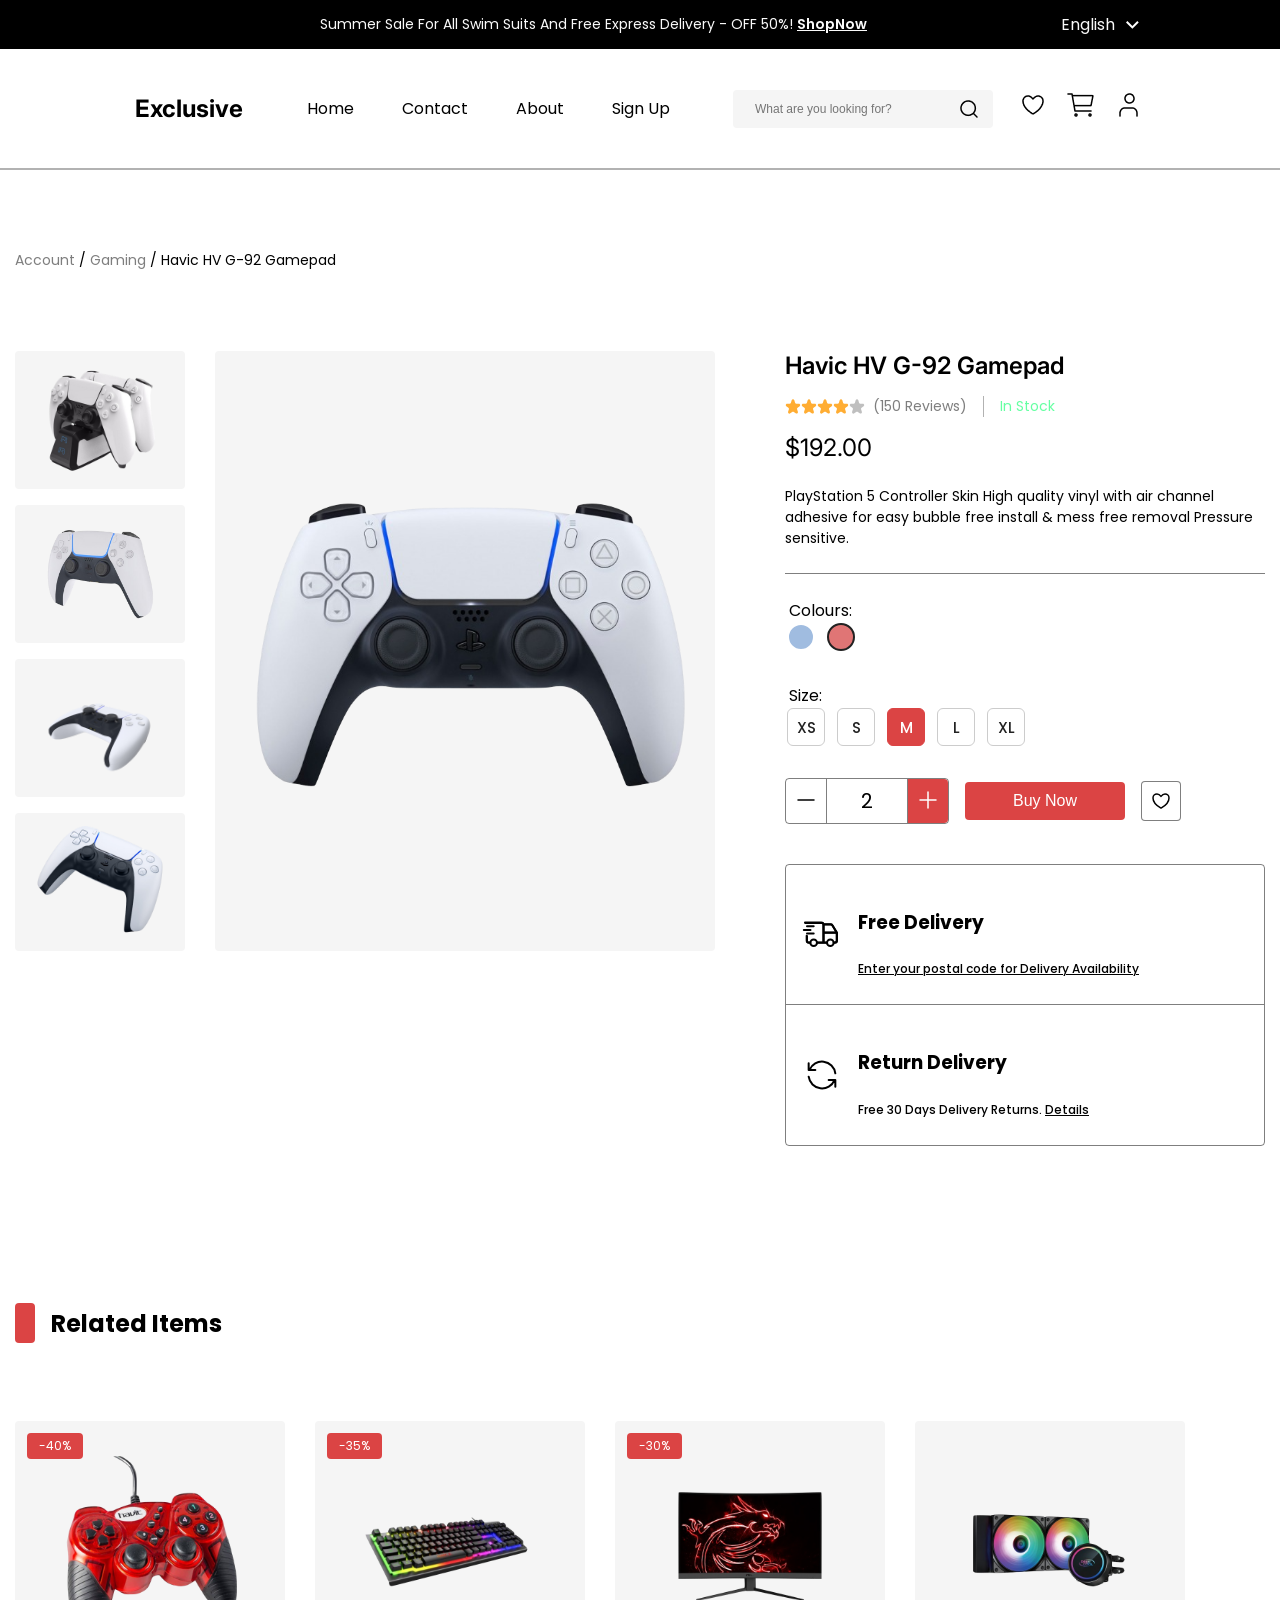
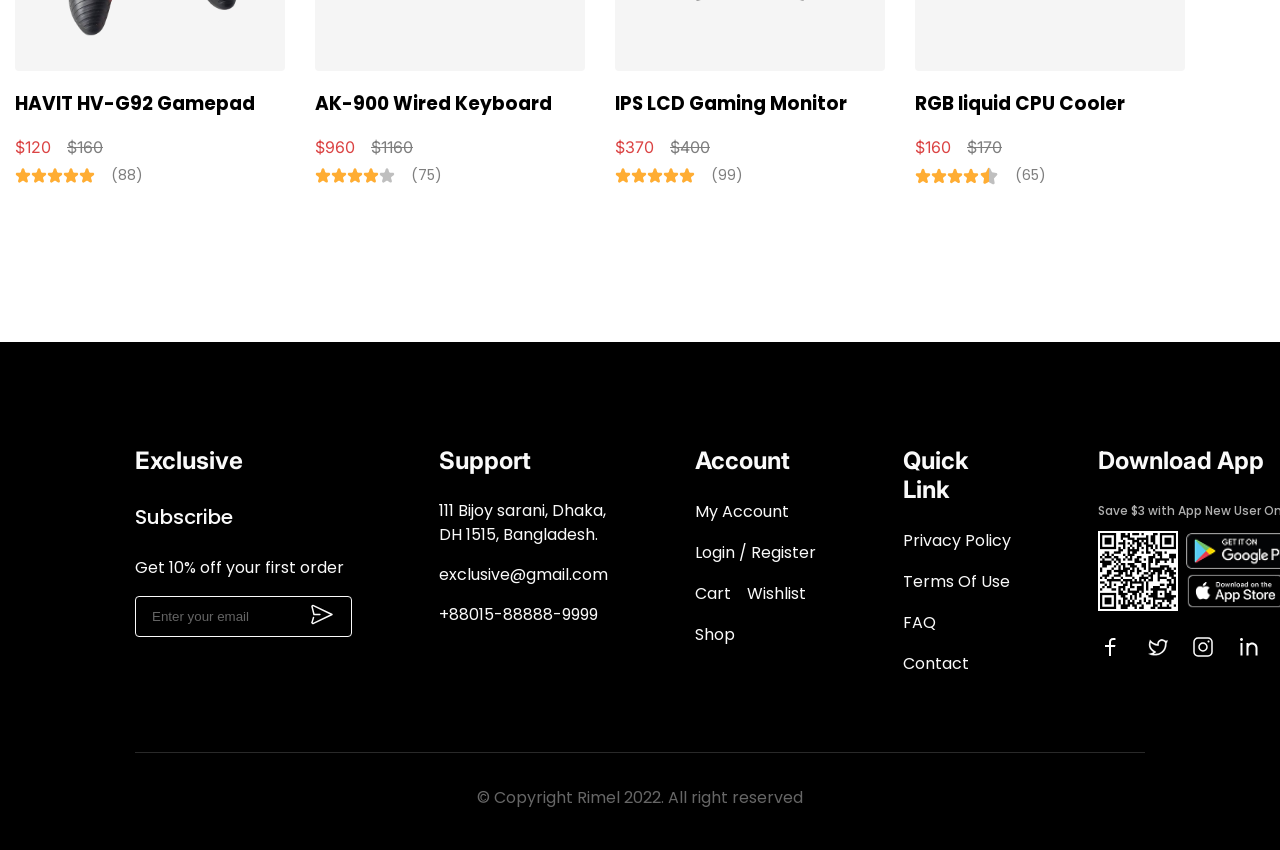
<file: Details/index.html>
<!DOCTYPE html>
<html lang="en">

<head>
    <meta charset="UTF-8">
    <meta name="viewport" content="width=device-width, initial-scale=1.0">
    <title>Product Details</title>
    <meta name="description"
        content="Detailed information and purchasing options for the Havic HV G-92 Gamepad. High-quality controller with excellent reviews.">
    <link rel="stylesheet" href="css/styles.css">
    <link href="https://fonts.googleapis.com/css2?family=Poppins:wght@400;500;600;700&family=Inter:wght@400;600;700&display=swap" rel="stylesheet">
</head>

<body>

    <!-- Bắt đầu phần Header -->
    <header>
        <!-- Thanh thông báo trên cùng -->
        <div class="top-header">
            <div class="top-header-content">
                <p>Summer Sale For All Swim Suits And Free Express Delivery - OFF 50%! <a href="#">ShopNow</a></p>
                <div class="language-selector">
                    <span>English</span>
                    <img src="images/DropDown.svg" alt="Dropdown arrow">
                </div>
            </div>
        </div>

        <!-- Phần đầu trang chính -->
        <div class="main-header-container">
            <!-- Logo -->
            <div class="logo">
                <h1>Exclusive</h1>
            </div>
            <!-- Điều hướng chính -->
            <nav class="main-nav">
                <ul>
                    <li><a href="../index.html">Home</a></li>
                    <li><a href="../Contact/index.html">Contact</a></li>
                    <li><a href="../Error404/index.html">About</a></li>
                    <li><a href="../Error404/index.html">Sign Up</a></li>
                </ul>
            </nav>
            <!-- Các icon và thanh tìm kiếm bên phải -->
            <div class="header-right">
                <div class="search-bar">
                    <input type="text" placeholder="What are you looking for?">
                    <img src="images/Component 2.png" alt="Search icon">
                </div>
                <div class="header-icons">
                    <a href="#" aria-label="Wishlist"><img src="images/Wishlist.png" alt="Wishlist icon"></a>
                    <a href="#" aria-label="Cart"><img src="images/Cart1 with buy.png" alt="Shopping cart icon"></a>
                    <a href="#" aria-label="User account"><img src="images/user.png" alt="User profile icon"></a>
                </div>
            </div>
        </div>
    </header>
    <!-- Kết thúc phần Header -->
    <hr class="header-divider">

    <!-- Bắt đầu phần nội dung chính -->
    <main class="container">
        <!-- Đường dẫn (Breadcrumbs) -->
        <nav class="breadcrumbs" aria-label="Breadcrumb">
            <a href="#">Account</a> / <a href="#">Gaming</a> / <a href="#">Havic HV G-92 Gamepad</a>
        </nav>

        <!-- Phần chi tiết sản phẩm -->
        <article class="product-details-section">
            <!-- Hình ảnh sản phẩm -->
            <section class="product-images">
                <!-- Hình ảnh thu nhỏ -->
                <div class="thumbnail-images">
                    <div class="thumbnail"><img src="images/14901ccade638588f27b571d7565fbaacfe57243.png" alt="Havic Gamepad Thumbnail 1"></div>
                    <div class="thumbnail"><img src="images/ca92325b4d31381f7fe4841786f4511bd4849d87.png" alt="Havic Gamepad Thumbnail 2"></div>
                    <div class="thumbnail"><img src="images/bdcffcaa9b23a76cbe02748d2090a0b9a11cf0a5.png" alt="Havic Gamepad Thumbnail 3"></div>
                    <div class="thumbnail"><img src="images/f109e9cea445f7c73ec2a2153e0e149e85ee9d28.png" alt="Havic Gamepad Thumbnail 4"></div>
                </div>
                <!-- Hình ảnh chính -->
                <div class="main-image">
                    <img src="images/faa80b609e3950aed9181acb44510f859f50d850.png" alt="Main image of Havic HV G-92 Gamepad">
                </div>
            </section>
            <!-- Thông tin sản phẩm -->
            <section class="product-info">
                <h2>Havic HV G-92 Gamepad</h2>
                <!-- Đánh giá sản phẩm -->
                <div class="product-rating">
                    <div class="stars" role="img" aria-label="4 out of 5 stars">
                        <img src="images/Vector.svg" alt="Full star">
                        <img src="images/Vector.svg" alt="Full star">
                        <img src="images/Vector.svg" alt="Full star">
                        <img src="images/Vector.svg" alt="Full star">
                        <img src="images/Vector1.svg" alt="Empty star">
                    </div>
                    <span>(150 Reviews)</span>
                    <span class="stock-status">In Stock</span>
                </div>
                <!-- Giá sản phẩm -->
                <p class="price">$192.00</p>
                <!-- Mô tả sản phẩm -->
                <p class="description">
                    PlayStation 5 Controller Skin High quality vinyl with air channel adhesive for easy bubble free install & mess free removal
                    Pressure sensitive.
                </p>
                <hr class="info-divider">
                <!-- Tùy chọn sản phẩm -->
                <div class="product-options">
                    <!-- Tùy chọn màu sắc -->
                    <fieldset class="option-group">
                        <legend>Colours:</legend>
                        <div class="colors">
                            <span class="color-circle color-a" aria-label="Light blue color option"></span>
                            <span class="color-circle color-b active" aria-label="Red color option"></span>
                        </div>
                    </fieldset>
                    <!-- Tùy chọn kích thước -->
                    <fieldset class="option-group">
                        <legend>Size:</legend>
                        <div class="sizes">
                            <button class="size-btn">XS</button>
                            <button class="size-btn">S</button>
                            <button class="size-btn active">M</button>
                            <button class="size-btn">L</button>
                            <button class="size-btn">XL</button>
                        </div>
                    </fieldset>
                </div>
                <!-- Các nút hành động (mua, thêm vào giỏ hàng) -->
                <div class="product-actions">
                    <!-- Chọn số lượng -->
                    <div class="quantity-selector">
                        <button aria-label="Decrease quantity"><img src="images/icon-minus.svg" alt="Minus icon"></button>
                        <span>2</span>
                        <button class="plus-btn" aria-label="Increase quantity"><img src="images/icon-plus.svg" alt="Plus icon"></button>
                    </div>
                    <button class="buy-now-btn">Buy Now</button>
                    <button class="wishlist-btn" aria-label="Add to wishlist"><img src="images/heart small.svg" alt="Wishlist heart icon"></button>
                </div>
                <!-- Thông tin giao hàng -->
                <div class="delivery-info">
                    <div class="delivery-option">
                        <img src="images/icon-delivery.svg" alt="Delivery truck icon">
                        <div>
                            <h3>Free Delivery</h3>
                            <a href="#">Enter your postal code for Delivery Availability</a>
                        </div>
                    </div>
                    <hr>
                    <div class="delivery-option">
                        <img src="images/Icon-return.svg" alt="Return policy icon">
                        <div>
                            <h3>Return Delivery</h3>
                            <span>Free 30 Days Delivery Returns. <a href="#">Details</a></span>
                        </div>
                    </div>
                </div>
            </section>
        </article>

        <!-- Phần các sản phẩm liên quan -->
        <section class="related-items-section">
            <div class="section-header">
                <span class="section-title-indicator"></span>
                <h2>Related Items</h2>
            </div>
            <div class="related-products">
                <!-- Thẻ sản phẩm liên quan -->
                <article class="product-card">
                    <div class="product-image-container">
                        <img src="images/5d5c2e5250752d55f8b60f2aa2923183dadbc135.png" alt="HAVIT HV-G92 Gamepad">
                        <span class="discount-badge">-40%</span>
                        <button class="add-to-cart-btn">Add To Cart</button>
                    </div>
                    <h3>HAVIT HV-G92 Gamepad</h3>
                    <p class="price">$120 <span class="old-price">$160</span></p>
                    <div class="product-rating" role="img" aria-label="5 out of 5 stars">
                        <div class="stars">
                            <img src="images/Vector.svg" alt="Full star">
                            <img src="images/Vector.svg" alt="Full star">
                            <img src="images/Vector.svg" alt="Full star">
                            <img src="images/Vector.svg" alt="Full star">
                            <img src="images/Vector.svg" alt="Full star">
                        </div>
                        <span>(88)</span>
                    </div>
                </article>
                <!-- Thẻ sản phẩm liên quan -->
                <article class="product-card">
                    <div class="product-image-container">
                        <img src="images/e59d9f348cc24eeff489863523b63971c3ff8e4a.png" alt="AK-900 Wired Keyboard">
                        <span class="discount-badge">-35%</span>
                        <button class="add-to-cart-btn">Add To Cart</button>
                    </div>
                    <h3>AK-900 Wired Keyboard</h3>
                    <p class="price">$960 <span class="old-price">$1160</span></p>
                    <div class="product-rating" role="img" aria-label="4 out of 5 stars">
                        <div class="stars">
                            <img src="images/Vector.svg" alt="Full star">
                            <img src="images/Vector.svg" alt="Full star">
                            <img src="images/Vector.svg" alt="Full star">
                            <img src="images/Vector.svg" alt="Full star">
                            <img src="images/Vector1.svg" alt="Empty star">
                        </div>
                        <span>(75)</span>
                    </div>
                </article>
                <!-- Thẻ sản phẩm liên quan -->
                <article class="product-card">
                    <div class="product-image-container">
                        <img src="images/5e634682db5174aff99bb9337d2dc9598a0b44e4.png" alt="IPS LCD Gaming Monitor">
                        <span class="discount-badge">-30%</span>
                        <button class="add-to-cart-btn">Add To Cart</button>
                    </div>
                    <h3>IPS LCD Gaming Monitor</h3>
                    <p class="price">$370 <span class="old-price">$400</span></p>
                    <div class="product-rating" role="img" aria-label="5 out of 5 stars">
                        <div class="stars">
                            <img src="images/Vector.svg" alt="Full star">
                            <img src="images/Vector.svg" alt="Full star">
                            <img src="images/Vector.svg" alt="Full star">
                            <img src="images/Vector.svg" alt="Full star">
                            <img src="images/Vector.svg" alt="Full star">
                        </div>
                        <span>(99)</span>
                    </div>
                </article>
                <!-- Thẻ sản phẩm liên quan -->
                <article class="product-card">
                    <div class="product-image-container">
                        <img src="images/6739d39dc218c97b645d616c8188a4f2e6aaf84b.png" alt="RGB liquid CPU Cooler">
                        <button class="add-to-cart-btn">Add To Cart</button>
                    </div>
                    <h3>RGB liquid CPU Cooler</h3>
                    <p class="price">$160 <span class="old-price">$170</span></p>
                    <div class="product-rating" role="img" aria-label="4.5 out of 5 stars">
                        <div class="stars">
                            <img src="images/Vector.svg" alt="Full star">
                            <img src="images/Vector.svg" alt="Full star">
                            <img src="images/Vector.svg" alt="Full star">
                            <img src="images/Vector.svg" alt="Full star">
                            <img src="images/star-half-filled.svg" alt="Half-filled star">
                        </div>
                        <span>(65)</span>
                    </div>
                </article>
            </div>
        </section>
    </main>
    <!-- Kết thúc phần nội dung chính -->

    <!-- Bắt đầu phần Footer -->
    <footer class="footer">
        <div class="footer-container">
            <div class="footer-column">
                <h3>Exclusive</h3>
                <h4>Subscribe</h4>
                <p>Get 10% off your first order</p>
                <div class="subscribe-form">
                    <input type="email" placeholder="Enter your email">
                    <button aria-label="Subscribe"><img src="images/icon-send.svg" alt="Send icon"></button>
                </div>
            </div>
            <div class="footer-column">
                <h3>Support</h3>
                <p>111 Bijoy sarani, Dhaka, DH 1515, Bangladesh.</p>
                <p>exclusive@gmail.com</p>
                <p>+88015-88888-9999</p>
            </div>
            <div class="footer-column">
                <h3>Account</h3>
                <ul>
                    <li><a href="#">My Account</a></li>
                    <li><a href="#">Login / Register</a></li>
                    <li><a href="#">Cart</a></li>
                    <li><a href="#">Wishlist</a></li>
                    <li><a href="#">Shop</a></li>
                </ul>
            </div>
            <div class="footer-column">
                <h3>Quick Link</h3>
                <ul>
                    <li><a href="#">Privacy Policy</a></li>
                    <li><a href="#">Terms Of Use</a></li>
                    <li><a href="#">FAQ</a></li>
                    <li><a href="#">Contact</a></li>
                </ul>
            </div>
            <div class="footer-column">
                <h3>Download App</h3>
                <p class="app-promo">Save $3 with App New User Only</p>
                <div class="app-download">
                    <img src="images/Qr Code.png" alt="QR Code for app download" class="qr-code">
                    <div class="app-stores">
                        <a href="#"><img src="images/png-transparent-google-play-store-logo-google-play-app-store-android-wallets-text-label-logo.png"
                                alt="Get it on Google Play" class="store-img"></a>
                        <a href="#"><img src="images/AppStore.png" alt="Download on the App Store" class="store-img"></a>
                    </div>
                </div>
                <div class="social-media">
                    <a href="#" aria-label="Facebook"><img src="images/Icon-Facebook.svg" alt="Facebook logo"></a>
                    <a href="#" aria-label="Twitter"><img src="images/Icon-Twitter.svg" alt="Twitter logo"></a>
                    <a href="#" aria-label="Instagram"><img src="images/Icon-Instagram.svg" alt="Instagram logo"></a>
                    <a href="#" aria-label="LinkedIn"><img src="images/Icon-Linkedin.svg" alt="LinkedIn logo"></a>
                </div>
            </div>
        </div>
        <div class="footer-bottom">
            <p>&copy; Copyright Rimel 2022. All right reserved</p>
        </div>
    </footer>
    <!-- Kết thúc phần Footer -->

</body>
<script src="js/product-details.js"></script>

</html>
</file>
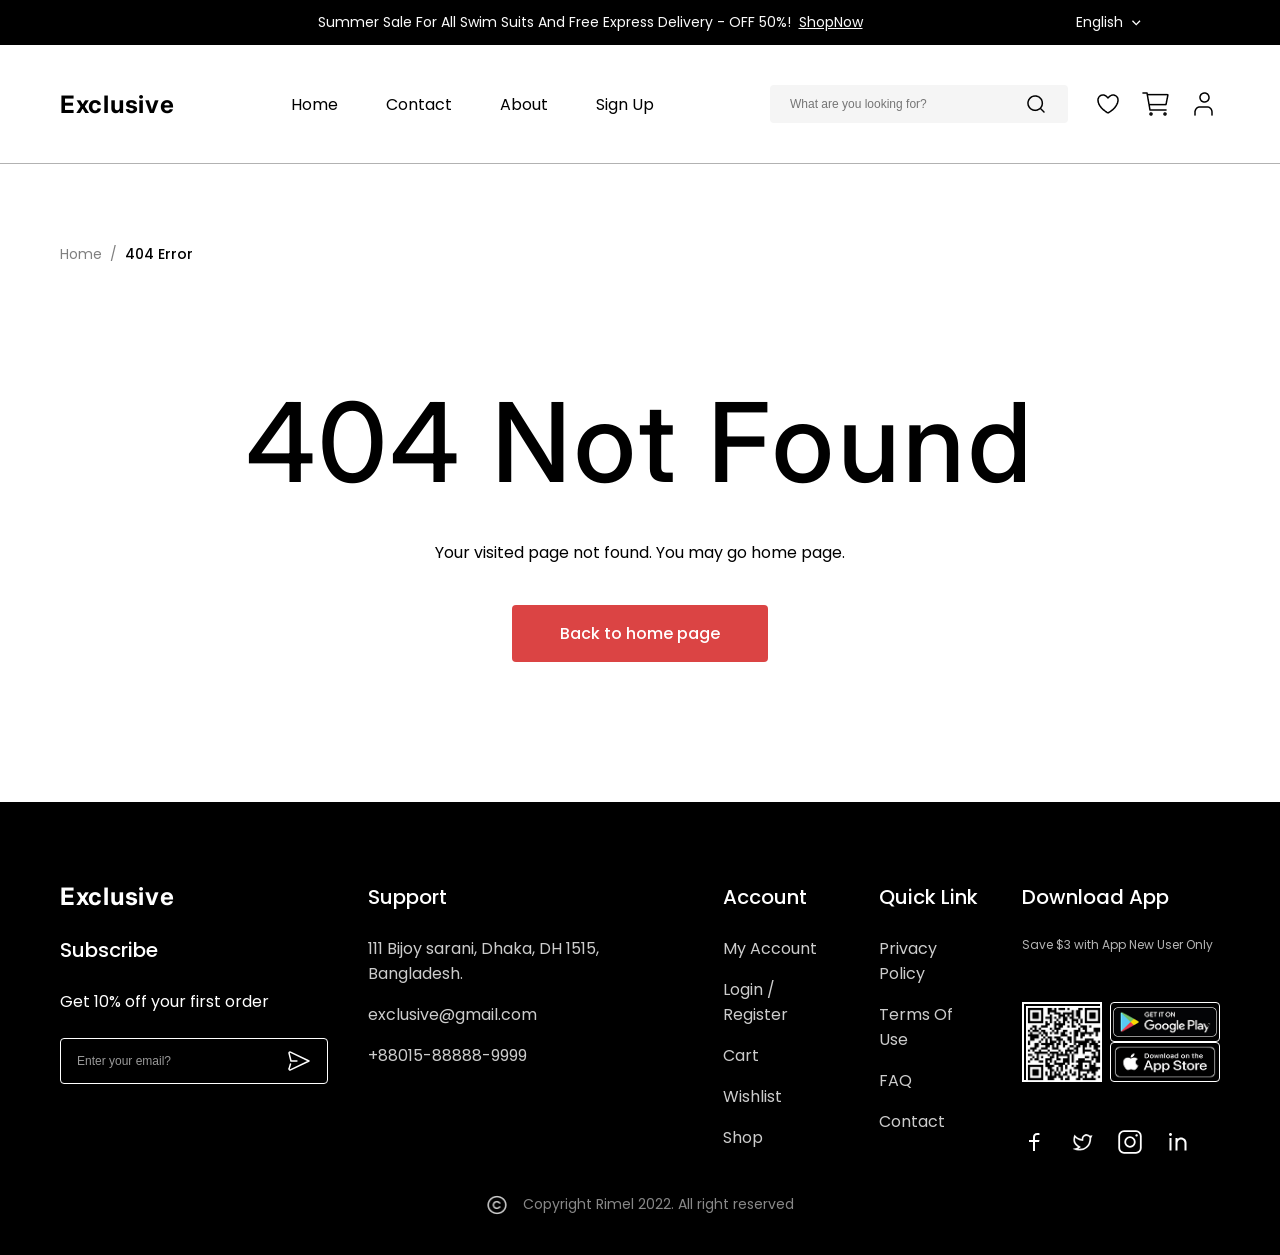
<file: Error404/index.html>
<!DOCTYPE html>
<html lang="en">

<head>
    <!-- Khai báo các thẻ meta cần thiết -->
    <meta charset="UTF-8">
    <meta name="viewport" content="width=device-width, initial-scale=1.0">
    <meta name="description" content="Page not found. An error 404 page for the Exclusive e-commerce website.">
    <!-- Tiêu đề của trang -->
    <title>404 Error</title>
    <!-- Liên kết đến Google Fonts -->
    <link href="https://fonts.googleapis.com/css2?family=Poppins:wght@400;500;600&family=Inter:wght@500;700&display=swap" rel="stylesheet">
    <!-- Liên kết đến tệp CSS tùy chỉnh -->
    <link href="css/styles.css" rel="stylesheet">
</head>

<body>
    <!-- Phần đầu trang (Header) -->
    <header>
        <!-- Thanh tiêu đề trên cùng -->
        <div class="top-header">
            <div class="sale-text">
                Summer Sale For All Swim Suits And Free Express Delivery - OFF 50%!<span>ShopNow</span>
            </div>
            <div class="lang">
                English
                <img src="images/DropDown.svg" alt="Language dropdown" width="16" height="16">
            </div>
        </div>
        <!-- Tiêu đề chính với logo, liên kết điều hướng, và các biểu tượng tìm kiếm/người dùng -->
        <div class="main-header">
            <a href="#" class="logo">Exclusive</a>
            <!-- Menu điều hướng chính -->
            <nav class="nav-links">
                <a href="../index.html">Home</a>
                <a href="../Contact/index.html">Contact</a>
                <a href="../Error404/index.html">About</a>
                <a href="../Error404/index.html">Sign Up</a>
            </nav>
            <!-- Thanh tìm kiếm và các biểu tượng liên quan đến người dùng -->
            <div class="search-area">
                <div class="search-box">
                    <input type="text" placeholder="What are you looking for?">
                    <img src="images/Component 2.png" alt="Search icon" width="24" height="24">
                </div>
                <div class="header-icons">
                    <img src="images/Wishlist.png" alt="Wishlist icon" width="32" height="32">
                    <img src="images/Cart1 with buy.png" alt="Shopping cart icon" width="32" height="32">
                    <img src="images/user.png" alt="User profile icon" width="32" height="32">
                </div>
            </div>
        </div>
    </header>

    <!-- Thanh điều hướng Breadcrumb -->
    <div class="breadcrumb">
        <a href="./index.html" class="breadcrumb-home">Home</a>
        <span class="breadcrumb-separator">/</span>
        <span class="breadcrumb-current">404 Error</span>
    </div>

    <!-- Nội dung chính của trang lỗi 404 -->
    <main class="error-content">
        <h1 class="error-title">404 Not Found</h1>
        <p class="error-text">Your visited page not found. You may go home page.</p>
        <a href="#" class="back-button">Back to home page</a>
    </main>

    <!-- Phần chân trang (Footer) ở cuối trang -->
    <footer class="footer">
        <div class="footer-content">
            <!-- Phần Đăng ký (Subscription) -->
            <section class="footer-section">
                <h2 class="logo" style="color: #fff">Exclusive</h2>
                <h3 class="footer-title">Subscribe</h3>
                <p>Get 10% off your first order</p>
                <div class="search-box">
                    <input type="text" placeholder="Enter your email?">
                    <img src="images/icon-send.svg" alt="Send email icon" width="24" height="24">
                </div>
            </section>

            <!-- Phần Thông tin Hỗ trợ (Support) -->
            <section class="footer-section">
                <h2 class="footer-title">Support</h2>
                <div class="footer-links">
                    <a href="#">111 Bijoy sarani, Dhaka, DH 1515, Bangladesh.</a>
                    <a href="#">exclusive@gmail.com</a>
                    <a href="#">+88015-88888-9999</a>
                </div>
            </section>

            <!-- Phần Liên kết Tài khoản (Account) -->
            <section class="footer-section">
                <h2 class="footer-title">Account</h2>
                <div class="footer-links">
                    <a href="#">My Account</a>
                    <a href="#">Login / Register</a>
                    <a href="#">Cart</a>
                    <a href="#">Wishlist</a>
                    <a href="#">Shop</a>
                </div>
            </section>

            <!-- Phần Liên kết Nhanh (Quick Link) -->
            <section class="footer-section">
                <h2 class="footer-title">Quick Link</h2>
                <div class="footer-links">
                    <a href="#">Privacy Policy</a>
                    <a href="#">Terms Of Use</a>
                    <a href="#">FAQ</a>
                    <a href="#">Contact</a>
                </div>
            </section>

            <!-- Phần Tải ứng dụng (Download App) -->
            <section class="footer-section">
                <h2 class="footer-title">Download App</h2>
                <p style="opacity: 0.7; font-size: 12px">Save $3 with App New User Only</p>
                <div class="app-downloads">
                    <div class="qr-code">
                        <img src="images/Qr Code.png" alt="QR Code for app download" width="76" height="76">
                    </div>
                    <div class="store-buttons">
                        <div class="store-button">
                            <img src="images/png-transparent-google-play-store-logo-google-play-app-store-android-wallets-text-label-logo.png"
                                alt="Get it on Google Play" width="104" height="30">
                        </div>
                        <div class="store-button">
                            <img src="images/AppStore.png" alt="Download on the App Store" width="104" height="34">
                        </div>
                    </div>
                </div>
                <!-- Các biểu tượng Mạng xã hội -->
                <div class="footer-social">
                    <img src="images/Icon-Facebook.svg" alt="Facebook logo" width="24" height="24">
                    <img src="images/Icon-Twitter.svg" alt="Twitter logo" width="24" height="24">
                    <img src="images/Icon-Instagram.svg" alt="Instagram logo" width="24" height="24">
                    <img src="images/Icon-Linkedin.svg" alt="LinkedIn logo" width="24" height="24">
                </div>
            </section>
        </div>
        <!-- Phần dưới cùng của chân trang với thông tin bản quyền -->
        <div class="footer-bottom">
            <img src="images/Group.png" alt="Copyright icon" width="20" height="20" style="vertical-align: middle; margin-right: 8px;">
            Copyright Rimel 2022. All right reserved
        </div>
    </footer>
</body>

</html>
</file>
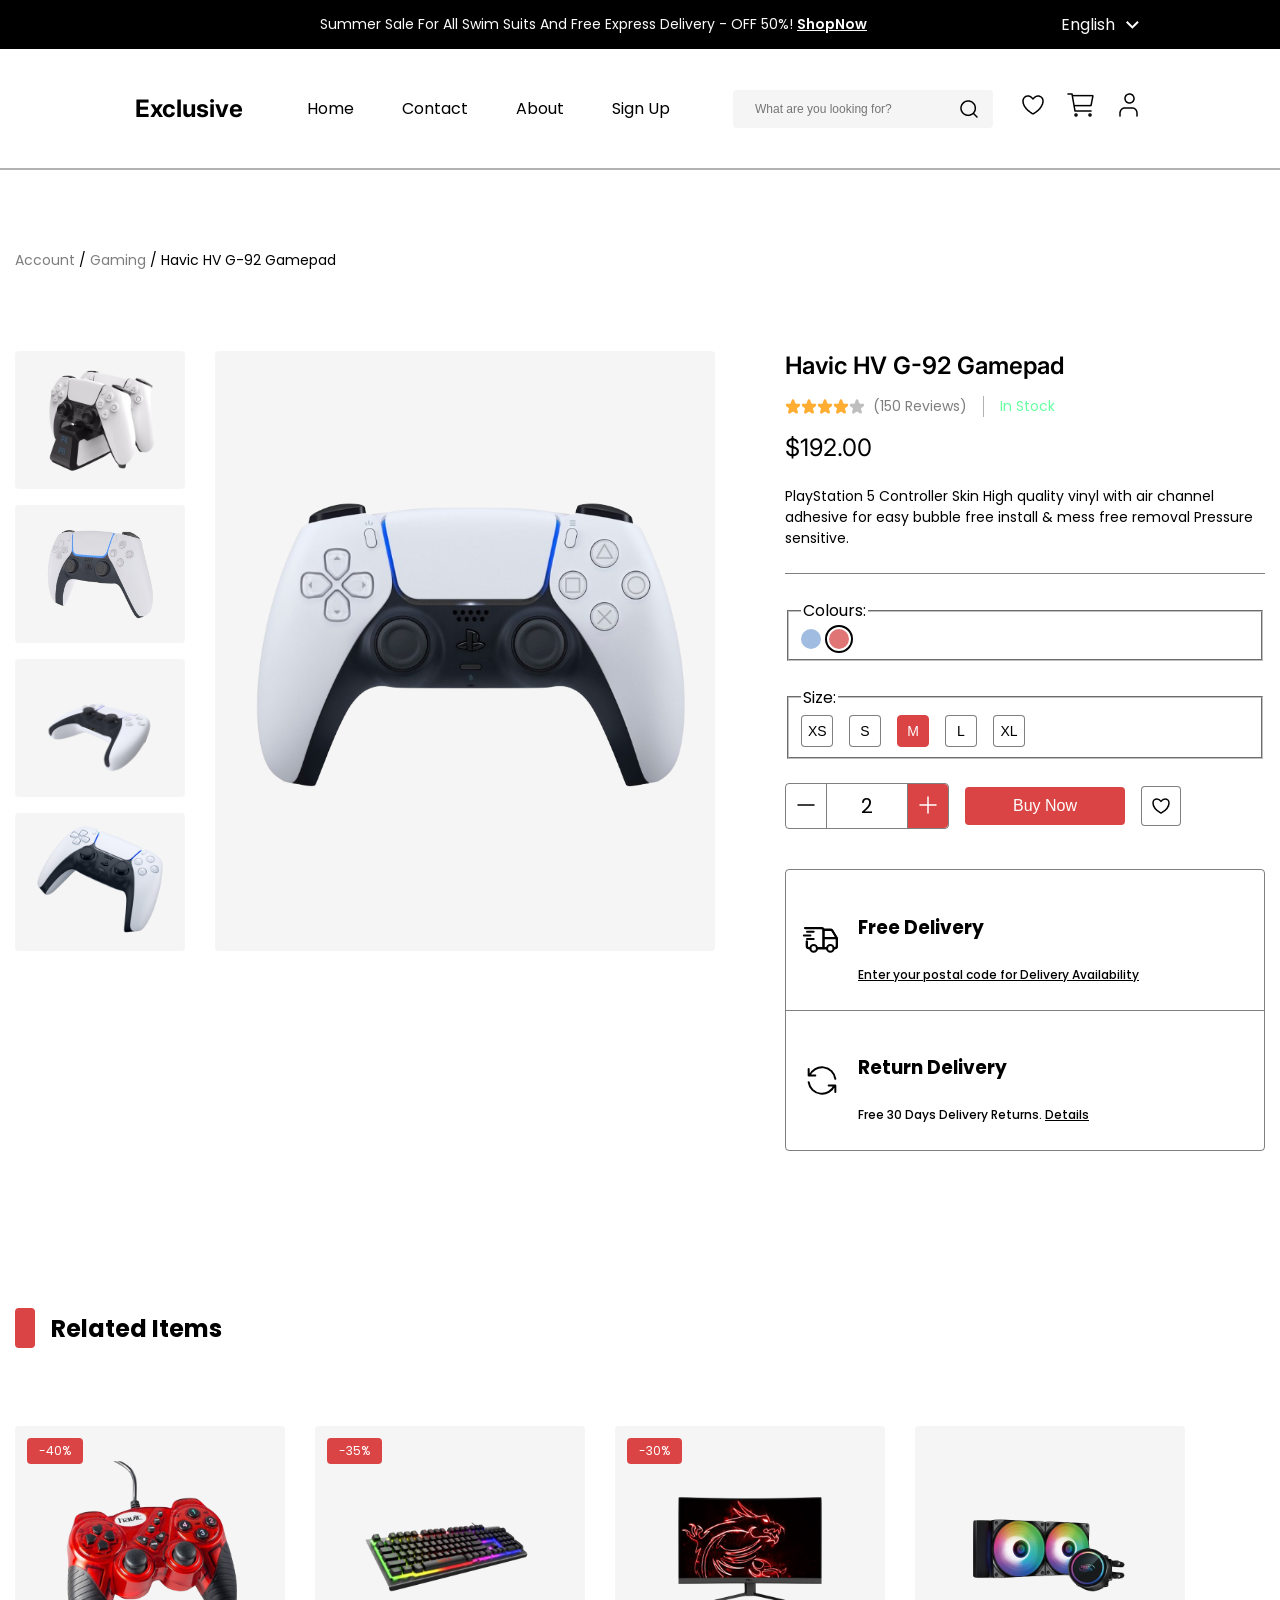
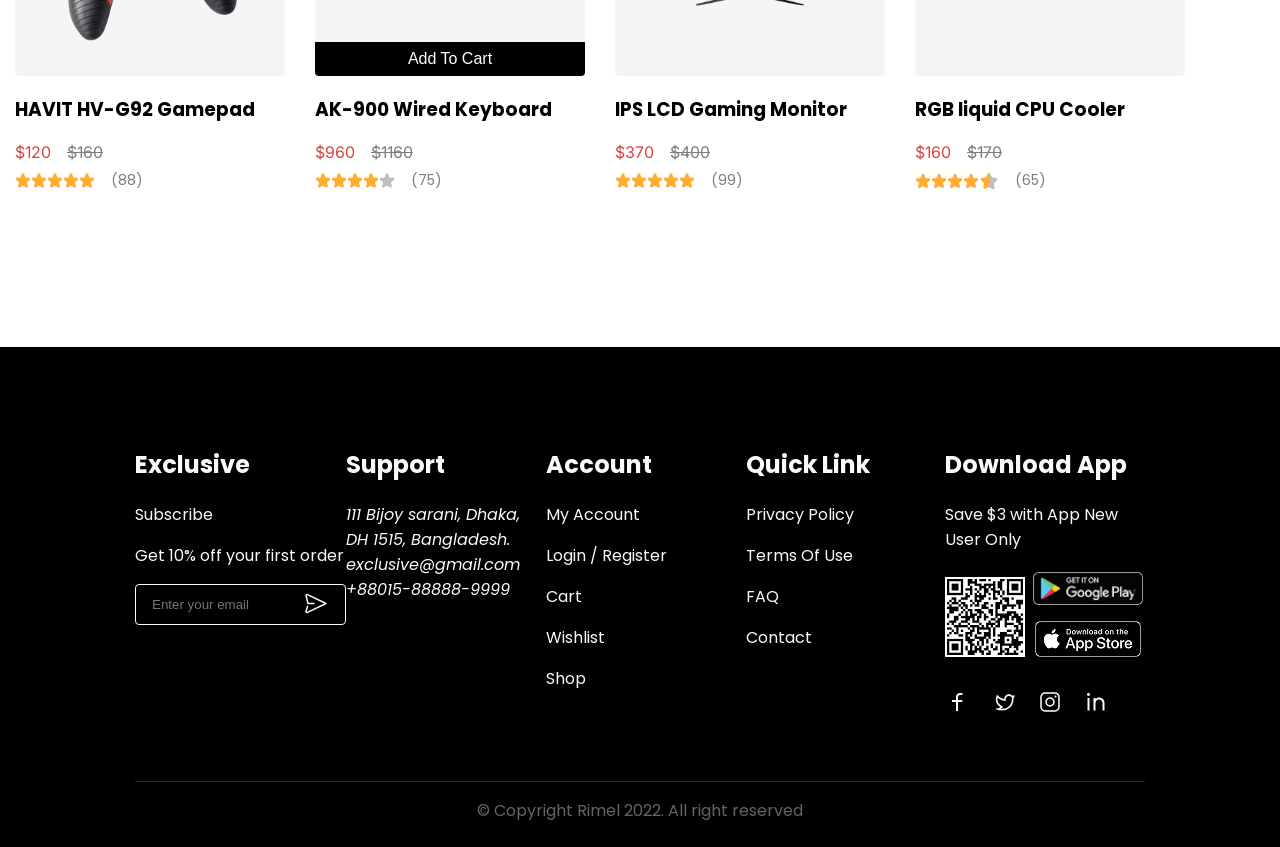
<file: Details/product-details.html>
<!DOCTYPE html>
<html lang="en">
<head>
    <meta charset="UTF-8">
    <meta name="viewport" content="width=device-width, initial-scale=1.0">
    <title>Havic HV G-92 Gamepad - Product Details</title>
    <meta name="description" content="Detailed information and purchasing options for the Havic HV G-92 Gamepad. High-quality controller with excellent reviews.">
    <link rel="stylesheet" href="css/product-details.css">
    <link href="https://fonts.googleapis.com/css2?family=Poppins:wght@400;500;600;700&family=Inter:wght@400;600;700&display=swap" rel="stylesheet">
</head>
<body>

    <header>
        <div class="top-header">
            <div class="top-header-content">
                <p>Summer Sale For All Swim Suits And Free Express Delivery - OFF 50%! <a href="#">ShopNow</a></p>
                <div class="language-selector">
                    <span>English</span>
                    <img src="images/DropDown.svg" alt="Dropdown arrow">
                </div>
            </div>
        </div>

        <div class="main-header-container">
            <div class="logo">
                <h1>Exclusive</h1>
            </div>
            <nav class="main-nav">
                <ul>
                    <li><a href="#">Home</a></li>
                    <li><a href="#">Contact</a></li>
                    <li><a href="#">About</a></li>
                    <li><a href="#">Sign Up</a></li>
                </ul>
            </nav>
            <div class="header-right">
                <div class="search-bar">
                    <input type="text" placeholder="What are you looking for?">
                    <img src="images/Component 2.png" alt="Search icon">
                </div>
                <div class="header-icons">
                    <a href="#" aria-label="Wishlist"><img src="images/Wishlist.png" alt="Wishlist icon"></a>
                    <a href="#" aria-label="Cart"><img src="images/Cart1 with buy.png" alt="Shopping cart icon"></a>
                    <a href="#" aria-label="User account"><img src="images/user.png" alt="User profile icon"></a>
                </div>
            </div>
        </div>
    </header>
    <hr class="header-divider">

    <main class="container">
        <nav class="breadcrumbs" aria-label="Breadcrumb">
            <a href="#">Account</a> / <a href="#">Gaming</a> / <a href="#">Havic HV G-92 Gamepad</a>
        </nav>

        <article class="product-details-section">
            <section class="product-images">
                <div class="thumbnail-images">
                    <div class="thumbnail"><img src="images/14901ccade638588f27b571d7565fbaacfe57243.png" alt="Havic Gamepad Thumbnail 1"></div>
                    <div class="thumbnail"><img src="images/ca92325b4d31381f7fe4841786f4511bd4849d87.png" alt="Havic Gamepad Thumbnail 2"></div>
                    <div class="thumbnail"><img src="images/bdcffcaa9b23a76cbe02748d2090a0b9a11cf0a5.png" alt="Havic Gamepad Thumbnail 3"></div>
                    <div class="thumbnail"><img src="images/f109e9cea445f7c73ec2a2153e0e149e85ee9d28.png" alt="Havic Gamepad Thumbnail 4"></div>
                </div>
                <div class="main-image">
                    <img src="images/faa80b609e3950aed9181acb44510f859f50d850.png" alt="Main image of Havic HV G-92 Gamepad">
                </div>
            </section>
            <section class="product-info">
                <h2>Havic HV G-92 Gamepad</h2>
                <div class="product-rating">
                    <div class="stars" role="img" aria-label="4 out of 5 stars">
                        <img src="images/Vector.svg" alt="Full star">
                        <img src="images/Vector.svg" alt="Full star">
                        <img src="images/Vector.svg" alt="Full star">
                        <img src="images/Vector.svg" alt="Full star">
                        <img src="images/Vector1.svg" alt="Empty star">
                    </div>
                    <span>(150 Reviews)</span>
                    <span class="stock-status">In Stock</span>
                </div>
                <p class="price">$192.00</p>
                <p class="description">
                    PlayStation 5 Controller Skin High quality vinyl with air channel adhesive for easy bubble free install & mess free removal Pressure sensitive.
                </p>
                <hr class="info-divider">
                <div class="product-options">
                    <fieldset class="option-group">
                        <legend>Colours:</legend>
                        <div class="colors">
                            <span class="color-circle color-a" aria-label="Light blue color option"></span>
                            <span class="color-circle color-b active" aria-label="Red color option"></span>
                        </div>
                    </fieldset>
                    <fieldset class="option-group">
                        <legend>Size:</legend>
                        <div class="sizes">
                            <button class="size-btn">XS</button>
                            <button class="size-btn">S</button>
                            <button class="size-btn active">M</button>
                            <button class="size-btn">L</button>
                            <button class="size-btn">XL</button>
                        </div>
                    </fieldset>
                </div>
                <div class="product-actions">
                    <div class="quantity-selector">
                        <button aria-label="Decrease quantity"><img src="images/icon-minus.svg" alt="Minus icon"></button>
                        <span>2</span>
                        <button class="plus-btn" aria-label="Increase quantity"><img src="images/icon-plus.svg" alt="Plus icon"></button>
                    </div>
                    <button class="buy-now-btn">Buy Now</button>
                    <button class="wishlist-btn" aria-label="Add to wishlist"><img src="images/heart small.svg" alt="Wishlist heart icon"></button>
                </div>
                <div class="delivery-info">
                    <div class="delivery-option">
                        <img src="images/icon-delivery.svg" alt="Delivery truck icon">
                        <div>
                            <h3>Free Delivery</h3>
                            <a href="#">Enter your postal code for Delivery Availability</a>
                        </div>
                    </div>
                    <hr>
                    <div class="delivery-option">
                        <img src="images/Icon-return.svg" alt="Return policy icon">
                        <div>
                            <h3>Return Delivery</h3>
                            <span>Free 30 Days Delivery Returns. <a href="#">Details</a></span>
                        </div>
                    </div>
                </div>
            </section>
        </article>

        <section class="related-items-section">
            <div class="section-header">
                <span class="section-title-indicator"></span>
                <h2>Related Items</h2>
            </div>
            <div class="related-products">
                <article class="product-card">
                    <div class="product-image-container">
                        <img src="images/5d5c2e5250752d55f8b60f2aa2923183dadbc135.png" alt="HAVIT HV-G92 Gamepad">
                        <span class="discount-badge">-40%</span>
                    </div>
                    <h3>HAVIT HV-G92 Gamepad</h3>
                    <p class="price">$120 <span class="old-price">$160</span></p>
                    <div class="product-rating" role="img" aria-label="5 out of 5 stars">
                        <div class="stars">
                            <img src="images/Vector.svg" alt="Full star">
                            <img src="images/Vector.svg" alt="Full star">
                            <img src="images/Vector.svg" alt="Full star">
                            <img src="images/Vector.svg" alt="Full star">
                            <img src="images/Vector.svg" alt="Full star">
                        </div>
                        <span>(88)</span>
                    </div>
                </article>
                <article class="product-card">
                    <div class="product-image-container">
                        <img src="images/e59d9f348cc24eeff489863523b63971c3ff8e4a.png" alt="AK-900 Wired Keyboard">
                        <span class="discount-badge">-35%</span>
                        <button class="add-to-cart-btn">Add To Cart</button>
                    </div>
                    <h3>AK-900 Wired Keyboard</h3>
                    <p class="price">$960 <span class="old-price">$1160</span></p>
                    <div class="product-rating" role="img" aria-label="4 out of 5 stars">
                        <div class="stars">
                            <img src="images/Vector.svg" alt="Full star">
                            <img src="images/Vector.svg" alt="Full star">
                            <img src="images/Vector.svg" alt="Full star">
                            <img src="images/Vector.svg" alt="Full star">
                            <img src="images/Vector1.svg" alt="Empty star">
                        </div>
                        <span>(75)</span>
                    </div>
                </article>
                <article class="product-card">
                    <div class="product-image-container">
                        <img src="images/5e634682db5174aff99bb9337d2dc9598a0b44e4.png" alt="IPS LCD Gaming Monitor">
                        <span class="discount-badge">-30%</span>
                    </div>
                    <h3>IPS LCD Gaming Monitor</h3>
                    <p class="price">$370 <span class="old-price">$400</span></p>
                    <div class="product-rating" role="img" aria-label="5 out of 5 stars">
                        <div class="stars">
                            <img src="images/Vector.svg" alt="Full star">
                            <img src="images/Vector.svg" alt="Full star">
                            <img src="images/Vector.svg" alt="Full star">
                            <img src="images/Vector.svg" alt="Full star">
                            <img src="images/Vector.svg" alt="Full star">
                        </div>
                        <span>(99)</span>
                    </div>
                </article>
                <article class="product-card">
                    <div class="product-image-container">
                        <img src="images/6739d39dc218c97b645d616c8188a4f2e6aaf84b.png" alt="RGB liquid CPU Cooler">
                    </div>
                    <h3>RGB liquid CPU Cooler</h3>
                    <p class="price">$160 <span class="old-price">$170</span></p>
                    <div class="product-rating" role="img" aria-label="4.5 out of 5 stars">
                        <div class="stars">
                            <img src="images/Vector.svg" alt="Full star">
                            <img src="images/Vector.svg" alt="Full star">
                            <img src="images/Vector.svg" alt="Full star">
                            <img src="images/Vector.svg" alt="Full star">
                            <img src="images/star-half-filled.svg" alt="Half-filled star">
                        </div>
                        <span>(65)</span>
                    </div>
                </article>
            </div>
        </section>
    </main>

    <footer class="footer">
        <div class="footer-content">
            <div class="footer-column">
                <h2>Exclusive</h2>
                <p>Subscribe</p>
                <p>Get 10% off your first order</p>
                <div class="subscribe-form">
                    <input type="email" placeholder="Enter your email">
                    <button aria-label="Subscribe"><img src="images/icon-send.svg" alt="Send icon"></button>
                </div>
            </div>
            <div class="footer-column">
                <h2>Support</h2>
                <address>
                    111 Bijoy sarani, Dhaka, DH 1515, Bangladesh.<br>
                    exclusive@gmail.com<br>
                    +88015-88888-9999
                </address>
            </div>
            <div class="footer-column">
                <h2>Account</h2>
                <ul>
                    <li><a href="#">My Account</a></li>
                    <li><a href="#">Login / Register</a></li>
                    <li><a href="#">Cart</a></li>
                    <li><a href="#">Wishlist</a></li>
                    <li><a href="#">Shop</a></li>
                </ul>
            </div>
            <div class="footer-column">
                <h2>Quick Link</h2>
                <ul>
                    <li><a href="#">Privacy Policy</a></li>
                    <li><a href="#">Terms Of Use</a></li>
                    <li><a href="#">FAQ</a></li>
                    <li><a href="#">Contact</a></li>
                </ul>
            </div>
            <div class="footer-column">
                <h2>Download App</h2>
                <p>Save $3 with App New User Only</p>
                <div class="app-download">
                    <img src="images/Qr Code.png" alt="QR Code for app download" class="qr-code">
                    <div class="app-stores">
                        <a href="#"><img src="images/png-transparent-google-play-store-logo-google-play-app-store-android-wallets-text-label-logo.png" alt="Get it on Google Play"></a>
                        <a href="#"><img src="images/AppStore.png" alt="Download on the App Store"></a>
                    </div>
                </div>
                <div class="social-media">
                    <a href="#" aria-label="Facebook"><img src="images/Icon-Facebook.svg" alt="Facebook logo"></a>
                    <a href="#" aria-label="Twitter"><img src="images/Icon-Twitter.svg" alt="Twitter logo"></a>
                    <a href="#" aria-label="Instagram"><img src="images/Icon-Instagram.svg" alt="Instagram logo"></a>
                    <a href="#" aria-label="LinkedIn"><img src="images/Icon-Linkedin.svg" alt="LinkedIn logo"></a>
                </div>
            </div>
        </div>
        <div class="footer-bottom">
            <p>&copy; Copyright Rimel 2022. All right reserved</p>
        </div>
    </footer>

</body>
</html>
</file>
<file: Details/css/styles.css>
body {
    font-family: 'Poppins', sans-serif;
    margin: 0;
    background-color: #fff;
    color: #000;
}

/* Container chung cho nội dung, giới hạn chiều rộng và căn giữa */
.container {
    max-width: 1280px;
    margin: 0 auto;
    padding: 0 15px;
}

/* --- Header Styles --- */
/* --- Kiểu dáng cho Header --- */

/* Thanh thông báo trên cùng */
.top-header {
    background-color: #000;
    color: #FAFAFA;
    padding: 12px 136px; /* Padding trên dưới và hai bên */
}

/* Nội dung trong thanh thông báo */
.top-header-content {
    display: flex;
    justify-content: center; /* Căn giữa các mục */
    align-items: center;
    position: relative;
    flex-wrap: wrap; /* Cho phép xuống dòng trên màn hình nhỏ */
    gap: 10px;
}

/* Đoạn văn bản trong thanh thông báo */
.top-header p {
    margin: 0;
    font-size: 14px;
    text-align: center;
    flex-grow: 1; /* Cho phép chiếm không gian còn lại */
}

/* Liên kết "ShopNow" */
.top-header a {
    color: #FAFAFA;
    font-weight: 600;
    text-decoration: underline;
}

/* Bộ chọn ngôn ngữ */
.language-selector {
    display: flex;
    align-items: center;
    gap: 5px;
}

/* Header chính */
.main-header-container {
    display: flex;
    justify-content: space-between; /* Phân bổ không gian đều */
    align-items: center;
    padding: 40px 135px;
    border-bottom: 1px solid rgba(0, 0, 0, 0.3); /* Đường kẻ dưới */
}

/* Logo */
.logo h1 {
    font-family: 'Inter', sans-serif;
    font-weight: 700;
    font-size: 24px;
    margin: 0;
}

/* Điều hướng chính */
.main-nav ul {
    list-style: none; /* Bỏ dấu chấm đầu dòng */
    display: flex;
    gap: 48px; /* Khoảng cách giữa các mục */
    margin: 0;
    padding: 0;
}

.main-nav a {
    text-decoration: none; /* Bỏ gạch chân */
    color: #000;
    font-size: 16px;
}

/* Phần bên phải của header */
.header-right {
    display: flex;
    align-items: center;
    gap: 24px;
}

/* Thanh tìm kiếm */
.search-bar {
    display: flex;
    align-items: center;
    background-color: #F5F5F5; /* Màu nền xám nhạt */
    padding: 7px 12px 7px 20px;
    border-radius: 4px;
}

.search-bar input {
    border: none;
    background: transparent;
    outline: none; /* Bỏ viền khi focus */
    font-size: 12px;
    width: 200px;
}

/* Các icon header */
.header-icons {
    display: flex;
    gap: 16px;
}

/* Đường kẻ ngang phân cách */
.header-divider {
    border: 0;
    border-top: 1px solid rgba(0, 0, 0, 0.3);
    margin: 0;
}

/* --- Main Content Styles --- */
/* --- Kiểu dáng cho nội dung chính --- */

/* Đường dẫn (Breadcrumbs) */
.breadcrumbs {
    padding: 80px 0 80px;
    font-size: 14px;
}

.breadcrumbs a {
    text-decoration: none;
    color: #000;
    opacity: 0.5; /* Làm mờ các mục không hoạt động */
}

.breadcrumbs a:last-child {
    opacity: 1; /* Mục cuối cùng rõ nét */
}

/* Phần chi tiết sản phẩm */
.product-details-section {
    display: flex;
    gap: 70px; /* Khoảng cách giữa hình ảnh và thông tin */
    margin-bottom: 140px;
}

/* Hình ảnh sản phẩm */
.product-images {
    display: flex;
    gap: 30px;
}

/* Hình ảnh thu nhỏ (thumbnail) */
.thumbnail-images {
    display: flex;
    flex-direction: column; /* Sắp xếp theo chiều dọc */
    gap: 16px;
}

.thumbnail {
    width: 170px;
    height: 138px;
    background-color: #F5F5F5;
    border-radius: 4px;
    display: flex;
    justify-content: center;
    align-items: center;
    cursor: pointer; /* Con trỏ hình bàn tay */
}

.thumbnail img {
    max-width: 100%;
    max-height: 100%;
}

/* Hình ảnh chính */
.main-image {
    width: 500px;
    height: 600px;
    background-color: #F5F5F5;
    border-radius: 4px;
    display: flex;
    justify-content: center;
    align-items: center;
}

.main-image img {
    max-width: 100%;
    max-height: 100%;
}

/* Thông tin sản phẩm */
.product-info h2 {
    font-family: 'Inter', sans-serif;
    font-weight: 600;
    font-size: 24px;
    margin: 0 0 16px;
}

/* Đánh giá sản phẩm */
.product-rating {
    display: flex;
    align-items: center;
    gap: 8px;
    margin-bottom: 16px;
}

.stars {
    display: flex;
}

.product-rating span {
    font-size: 14px;
    opacity: 0.5;
}

/* Trạng thái "In Stock" */
.product-rating .stock-status {
    color: #00FF66; /* Màu xanh lá */
    opacity: 0.6;
    margin-left: 8px;
    border-left: 1px solid rgba(0,0,0,0.5); /* Đường kẻ phân cách */
    padding-left: 16px;
}

/* Giá sản phẩm */
.price {
    font-family: 'Inter', sans-serif;
    font-size: 24px;
    margin: 0 0 24px;
}

/* Mô tả sản phẩm */
.description {
    font-size: 14px;
    line-height: 21px; /* Chiều cao dòng */
    margin-bottom: 24px;
}

/* Đường kẻ ngang trong phần thông tin */
.info-divider {
    border: 0;
    border-top: 1px solid rgba(0, 0, 0, 0.5);
    margin-bottom: 24px;
}

/* Tùy chọn sản phẩm (màu, size) */
.product-options {
    display: flex;
    flex-direction: column;
    gap: 24px;
    margin-bottom: 24px;
}

.option-group {
    display: flex;
    align-items: center;
    gap: 24px;
    border: none;
    padding: 0;
    margin-bottom: 8px;
}

.option-group label {
    font-family: 'Inter', sans-serif;
    font-size: 20px;
}

/* Tùy chọn màu sắc */
.colors {
    display: flex;
    gap: 12px;
    flex-wrap: nowrap;
    align-items: center;
}

.color-circle {
    width: 24px;
    height: 24px;
    border-radius: 50%;
    cursor: pointer;
    border: 2px solid #fff;
    transition: border 0.2s, box-shadow 0.2s;
    margin: 0;
}

.color-a {
    background-color: #A0BCE0;
}

.color-b {
    background-color: #E07575;
}

/* Viền cho màu được chọn */
.color-circle.active {
    border: 2px solid #222;
    box-shadow: 0 0 0 2px #fff;
}

/* Tùy chọn kích thước */
.sizes {
    display: flex;
    gap: 12px;
    flex-wrap: nowrap;
    align-items: center;
}

.size-btn {
    width: 38px;
    height: 38px;
    background-color: #fff;
    cursor: pointer;
    font-size: 15px;
    border: 1.5px solid #ccc;
    border-radius: 6px;
    font-family: 'Poppins', sans-serif;
    font-weight: 500;
    color: #222;
    margin: 0;
    outline: none;
    transition: border 0.2s, background 0.2s, color 0.2s;
}

/* Kiểu cho size được chọn */
.size-btn.active {
    background-color: #DB4444;
    color: #fff;
    border-color: #DB4444;
}

/* Các nút hành động (mua, số lượng) */
.product-actions {
    display: flex;
    gap: 16px;
    align-items: center;
    margin-bottom: 40px;
}

/* Bộ chọn số lượng */
.quantity-selector {
    display: flex;
    border: 1px solid rgba(0, 0, 0, 0.5);
    border-radius: 4px;
}

.quantity-selector button {
    width: 40px;
    height: 44px;
    border: none;
    background-color: transparent;
    cursor: pointer;
}

/* Nút cộng số lượng */
.quantity-selector .plus-btn {
    background-color: #DB4444;
    border-top-right-radius: 4px;
    border-bottom-right-radius: 4px;
}

/* Hiển thị số lượng */
.quantity-selector span {
    width: 80px;
    height: 44px;
    display: flex;
    justify-content: center;
    align-items: center;
    border-left: 1px solid rgba(0, 0, 0, 0.5);
    border-right: 1px solid rgba(0, 0, 0, 0.5);
    font-size: 20px;
}

/* Nút "Buy Now" */
.buy-now-btn {
    background-color: #DB4444;
    color: #fff;
    border: none;
    padding: 10px 48px;
    border-radius: 4px;
    font-size: 16px;
    cursor: pointer;
}

/* Nút Wishlist */
.wishlist-btn {
    width: 40px;
    height: 40px;
    border: 1px solid rgba(0, 0, 0, 0.5);
    border-radius: 4px;
    background-color: #fff;
    cursor: pointer;
    display: flex;
    justify-content: center;
    align-items: center;
}

/* Thông tin giao hàng */
.delivery-info {
    border: 1px solid rgba(0, 0, 0, 0.5);
    border-radius: 4px;
}

.delivery-option {
    display: flex;
    gap: 16px;
    padding: 24px 16px;
}

.delivery-option div p {
    margin: 0 0 8px;
    font-weight: 500;
}

.delivery-option div a, .delivery-option div span {
    font-size: 12px;
    font-weight: 500;
}

.delivery-option div a {
    text-decoration: underline;
    color: #000;
}

.delivery-info hr {
    border: 0;
    border-top: 1px solid rgba(0, 0, 0, 0.5);
    margin: 0;
}

/* --- Related Items Section --- */
/* --- Phần sản phẩm liên quan --- */
.related-items-section {
    margin-bottom: 140px;
}

/* Tiêu đề phần */
.section-header {
    display: flex;
    align-items: center;
    gap: 16px;
    margin-bottom: 60px;
}

/* Chỉ báo màu đỏ trước tiêu đề */
.section-title-indicator {
    width: 20px;
    height: 40px;
    background-color: #DB4444;
    border-radius: 4px;
}

.section-header h3 {
    color: #DB4444;
    font-size: 16px;
    font-weight: 600;
    margin: 0;
}

/* Danh sách sản phẩm liên quan */
.related-products {
    display: flex;
    gap: 30px;
}

/* Thẻ sản phẩm */
.product-card {
    width: 270px;
}

/* Container hình ảnh sản phẩm */
.product-image-container {
    width: 270px;
    height: 250px;
    background-color: #F5F5F5;
    border-radius: 4px;
    margin-bottom: 16px;
    display: flex;
    justify-content: center;
    align-items: center;
    position: relative; /* Để định vị các phần tử con */
}

.product-image-container img {
    max-width: 190px;
    max-height: 180px;
}

/* Huy hiệu giảm giá */
.discount-badge {
    position: absolute; /* Định vị tuyệt đối so với container */
    top: 12px;
    left: 12px;
    background-color: #DB4444;
    color: #fff;
    padding: 4px 12px;
    border-radius: 4px;
    font-size: 12px;
}

/* Nút "Add to Cart" (ẩn ban đầu) */
.add-to-cart-btn {
    position: absolute;
    bottom: 0;
    left: 0;
    width: 100%;
    background-color: #000;
    color: #fff;
    border: none;
    padding: 9px;
    border-bottom-left-radius: 4px;
    border-bottom-right-radius: 4px;
    cursor: pointer;
    opacity: 0; /* Ẩn ban đầu */
    transition: opacity 0.3s ease; /* Hiệu ứng mờ dần */
}

/* Hiện nút khi hover vào container */
.product-image-container:hover .add-to-cart-btn {
    opacity: 1;
}

.product-card h4 {
    font-weight: 500;
    font-size: 16px;
    margin: 0 0 8px;
}

.product-card .price {
    color: #DB4444;
    font-size: 16px;
    margin: 0 0 8px;
}

.product-card .old-price {
    color: #000;
    opacity: 0.5;
    text-decoration: line-through; /* Gạch ngang giá cũ */
    margin-left: 12px;
}

.product-card .product-rating span {
    font-size: 14px;
    opacity: 0.5;
    margin-left: 8px;
}

/* --- Footer Styles --- */
/* --- Kiểu dáng cho Footer --- */
.footer {
    background-color: #000;
    color: #FAFAFA;
    padding: 80px 135px 24px 135px;
}

.footer-container {
    max-width: 1280px;
    margin: 0 auto;
    display: flex;
    justify-content: space-between;
    gap: 87px;
    padding: 0;
    margin-bottom: 60px;
}

.footer-column {
    flex: 1;
}

.footer-column h3 {
    font-family: 'Inter', sans-serif;
    font-weight: 700;
    font-size: 24px;
    margin-bottom: 24px;
}

.footer-column h4 {
    font-size: 20px;
    font-weight: 500;
    margin-bottom: 24px;
}

.footer-column p {
    font-size: 16px;
    margin-bottom: 16px;
    line-height: 24px;
}

.footer-column .app-promo {
    font-size: 12px;
    font-weight: 500;
    color: #FAFAFA;
    opacity: 0.7;
    margin-bottom: 8px;
}

/* Form đăng ký nhận tin */
.subscribe-form {
    position: relative;
    width: 217px;
}

.subscribe-form input {
    background-color: transparent;
    border: 1.5px solid #FAFAFA;
    border-radius: 4px;
    padding: 12px 40px 12px 16px;
    color: #FAFAFA;
    width: 100%;
    box-sizing: border-box;
}

.subscribe-form input::placeholder {
    color: #FAFAFA;
    opacity: 0.4;
}

.subscribe-form button {
    background: transparent;
    border: none;
    position: absolute;
    right: 12px;
    top: 50%;
    transform: translateY(-50%);
    cursor: pointer;
}

.footer-column ul {
    list-style: none;
    padding: 0;
    margin: 0;
    display: flex;
    flex-wrap: wrap;
    gap: 0 16px;
}

.footer-column ul li {
    margin-bottom: 16px;
    white-space: nowrap;
}

.footer-column ul a {
    text-decoration: none;
    color: #FAFAFA;
    font-size: 16px;
}

/* Cột tải ứng dụng */
.app-download {
    display: flex;
    gap: 8px;
    align-items: center;
}

.app-stores {
    display: flex;
    flex-direction: column;
    gap: 4px;
}

.app-stores .store-img {
    height: 36px;
    width: auto;
    max-width: 120px;
    object-fit: contain;
    display: block;
}

.qr-code {
    width: 80px;
    height: 80px;
}

/* Mạng xã hội */
.social-media {
    display: flex;
    gap: 24px;
    margin-top: 24px;
    align-items: center;
}

/* Phần chân trang dưới cùng */
.footer-bottom {
    text-align: center;
    color: #fff;
    opacity: 0.4;
    padding-top: 16px;
    margin-top: 60px;
    border-top: 1px solid rgba(255, 255, 255, 0.4);
}

/* --- Responsive Styles --- */
/* --- Kiểu dáng cho Responsive --- */

/* Màn hình lớn (ví dụ: máy tính bảng ngang) */
@media (max-width: 1200px) {
    .top-header, .main-header-container, .footer {
        padding-left: 40px;
        padding-right: 40px;
    }
    .related-products {
        flex-wrap: wrap; /* Cho phép sản phẩm xuống dòng */
        justify-content: center; /* Căn giữa các sản phẩm */
    }
}

/* Màn hình nhỏ (ví dụ: điện thoại di động) */
@media (max-width: 768px) {
    /* Header */
    .top-header {
        padding: 12px 20px;
    }
    .main-header-container {
        flex-direction: column; /* Sắp xếp các mục header theo chiều dọc */
        gap: 20px;
        padding: 20px 20px;
    }
    .main-nav ul {
        flex-direction: column; /* Sắp xếp menu theo chiều dọc */
        gap: 20px;
        align-items: center; /* Căn giữa các mục menu */
    }
    .header-right {
        flex-direction: column;
        gap: 20px;
    }

    /* Breadcrumbs */
    .breadcrumbs {
        padding: 40px 0;
    }

    /* Chi tiết sản phẩm */
    .product-details-section {
        flex-direction: column; /* Sắp xếp hình ảnh và thông tin theo chiều dọc */
        gap: 40px;
        margin-bottom: 80px;
    }
    .product_images {
        flex-direction: column-reverse; /* Đảo ngược thứ tự, ảnh chính lên trên */
    }
    .thumbnail_images {
        flex-direction: row; /* Sắp xếp ảnh thu nhỏ theo chiều ngang */
        justify-content: center;
        flex-wrap: wrap;
    }
    .thumbnail {
        width: 100px;
        height: 80px;
    }
    .main-image {
        width: 100%;
        height: auto; /* Chiều cao tự động */
    }

    /* Sản phẩm liên quan */
    .related-items-section {
        margin-bottom: 80px;
    }
    .section-header {
        margin-bottom: 30px;
    }

    /* Footer */
    .footer-container {
        flex-direction: column; /* Sắp xếp các cột footer theo chiều dọc */
        align-items: center; /* Căn giữa các cột */
        text-align: center;
        gap: 40px;
    }
    .footer-column {
        width: 100%;
        max-width: 300px; /* Giới hạn chiều rộng để dễ đọc */
    }
    .subscribe-form {
        margin: 0 auto; /* Căn giữa form */
    }
    .app-download {
        justify-content: center;
    }
    .social-media {
        justify-content: center;
    }
}
</file>
<file: Error404/css/styles.css>
/* 
    - Bộ chọn phổ quát (*): Đặt lại lề (margin), đệm (padding) và box-sizing cho tất cả các phần tử.
    - Điều này đảm bảo khoảng cách và bố cục nhất quán trên các trình duyệt khác nhau.
*/
* {
    margin: 0;
    padding: 0;
    box-sizing: border-box;
}

/* 
    - Kiểu cho body: Đặt phông chữ và màu nền mặc định cho toàn bộ trang.
*/
body {
    font-family: 'Poppins', sans-serif;
    background: #fff;
}

/* 
    - Thanh tiêu đề trên cùng: Chứa thông báo giảm giá và bộ chọn ngôn ngữ.
    - Sử dụng flexbox để căn giữa văn bản giảm giá và định vị bộ chọn ngôn ngữ.
*/
.top-header {
    background: #000;
    color: #fafafa;
    padding: 12px 136px;
    display: flex;
    justify-content: center;
    align-items: center;
    font-size: 14px;
    position: relative;
}

/* 
    - Văn bản giảm giá: Thông điệp quảng cáo chính trong tiêu đề trên cùng.
    - flex-grow: 1 cho phép nó chiếm không gian có sẵn.
    - text-align: center căn giữa nội dung văn bản.
*/
.top-header .sale-text {
    flex-grow: 1;
    text-align: center;
    padding-right: 100px;
}

/* 
    - Liên kết "ShopNow" bên trong văn bản giảm giá.
*/
.top-header .sale-text span {
    text-decoration: underline;
    cursor: pointer;
    margin-left: 8px;
}

/* 
    - Bộ chọn ngôn ngữ: Được định vị tuyệt đối ở phía bên phải của tiêu đề trên cùng.
*/
.top-header .lang {
    display: flex;
    align-items: center;
    gap: 5px;
    position: absolute;
    right: 136px;
}

/* 
    - Tiêu đề chính: Chứa logo, điều hướng và khu vực tìm kiếm.
    - Sử dụng flexbox để căn chỉnh các mục theo chiều ngang.
*/
.main-header {
    display: flex;
    justify-content: space-between;
    align-items: center;
    padding: 40px 135px;
    border-bottom: 1px solid rgba(0, 0, 0, 0.3);
}

/* 
    - Kiểu dáng logo.
*/
.logo {
    font-family: 'Inter', sans-serif;
    font-weight: 700;
    font-size: 24px;
    letter-spacing: 0.72px;
    text-decoration: none;
    color: #000;
}

/* 
    - Vùng chứa các liên kết điều hướng.
*/
.nav-links {
    display: flex;
    gap: 48px;
    font-size: 16px;
}

/* 
    - Các liên kết điều hướng riêng lẻ.
*/
.nav-links a {
    text-decoration: none;
    color: #000;
}

/* 
    - Kiểu liên kết điều hướng đang hoạt động (không được sử dụng trong trang này).
*/
.nav-links a.active {
    color: #DB4444;
}

/* 
    - Vùng chứa cho hộp tìm kiếm và các biểu tượng người dùng.
*/
.search-area {
    display: flex;
    align-items: center;
    gap: 24px;
}

/* 
    - Kiểu dáng hộp tìm kiếm.
*/
.search-box {
    display: flex;
    align-items: center;
    gap: 34px;
    background: #F5F5F5;
    padding: 7px 20px;
    border-radius: 4px;
}

/* 
    - Trường nhập liệu bên trong hộp tìm kiếm.
*/
.search-box input {
    border: none;
    background: transparent;
    font-size: 12px;
    width: 200px;
    outline: none;
}

/* 
    - Vùng chứa cho các biểu tượng tiêu đề (danh sách yêu thích, giỏ hàng, người dùng).
*/
.header-icons {
    display: flex;
    gap: 16px;
}

/* 
    - Điều hướng breadcrumb: Hiển thị đường dẫn của người dùng trên trang web.
*/
.breadcrumb {
    padding: 80px 0 0 135px;
    font-size: 14px;
    display: flex;
    align-items: center;
    gap: 8px;
}

/* 
    - Liên kết "Home" trong breadcrumb.
*/
.breadcrumb-home {
    color: rgba(0,0,0,0.5);   /* "Home" có màu xám */
    text-decoration: none;
}

.breadcrumb-home:hover {
    color: #DB4444;
}

/* 
    - Dấu phân cách trong breadcrumb.
*/
.breadcrumb-separator {
    color: rgba(0,0,0,0.5);
}

/* 
    - Trang hiện tại trong breadcrumb.
*/
.breadcrumb-current {
    color: #000;              /* "404 Error" có màu đen */
    font-weight: 500;
}

/* 
    - Khu vực nội dung chính cho thông báo lỗi 404.
*/
.error-content {
    text-align: center;
    margin-top: 120px;
}

/* 
    - Tiêu đề "404 Not Found".
*/
.error-title {
    font-family: 'Inter', sans-serif;
    font-weight: 500;
    font-size: 110px;
    line-height: 115px;
    letter-spacing: 3.3px;
    color: #000;
    margin-bottom: 40px;
}

/* 
    - Văn bản giải thích trên trang lỗi.
*/
.error-text {
    font-size: 16px;
    color: #000;
    margin-bottom: 40px;
}

/* 
    - Nút "Quay lại trang chủ".
*/
.back-button {
    display: inline-block;
    background: #DB4444;
    color: #fff;
    padding: 16px 48px;
    border-radius: 4px;
    text-decoration: none;
    font-size: 16px;
    font-weight: 500;
}

/* 
    - Phần chân trang (footer): Chứa các liên kết và thông tin khác nhau.
*/
.footer {
    background: #000;
    color: #fff;
    padding: 80px 135px 40px;
    margin-top: 140px;
}

/* 
    - Vùng chứa nội dung chính trong chân trang.
    - Sử dụng flexbox để bố trí các phần khác nhau của chân trang.
*/
.footer-content {
    display: flex;
    justify-content: space-between;
    gap: 87px;
}

/* 
    - Một cột/phần duy nhất trong chân trang.
*/
.footer-section {
    display: flex;
    flex-direction: column;
    gap: 24px;
}

/* 
    - Tiêu đề cho mỗi phần của chân trang (ví dụ: "Hỗ trợ", "Tài khoản").
*/
.footer-title {
    font-size: 20px;
    font-weight: 500;
}

/* 
    - Vùng chứa cho các liên kết trong một phần của chân trang.
*/
.footer-links {
    display: flex;
    flex-direction: column;
    gap: 16px;
    font-size: 16px;
}

/* 
    - Các liên kết riêng lẻ trong chân trang.
*/
.footer-links a {
    color: #fff;
    text-decoration: none;
    opacity: 0.8;
}

/* 
    - Vùng chứa cho các yếu tố tải xuống ứng dụng (mã QR và các nút cửa hàng).
*/
.app-downloads {
    margin-top: 24px;
    display: flex;
    gap: 8px;
    align-items: center;
}

/* 
    - Kiểu dáng mã QR.
*/
.qr-code {
    width: 80px;
    height: 80px;
    background: #000;
    padding: 2px;
    border: 2.5px solid #fff;
}

/* 
    - Vùng chứa cho các nút cửa hàng ứng dụng.
*/
.store-buttons {
    flex-direction: column;
    gap: 4px;
}

/* 
    - Nút cửa hàng ứng dụng riêng lẻ.
*/
.store-button {
    width: 110px;
    height: 40px;
    border: 0.6px solid #fff;
    border-radius: 4px;
    display: flex;
    align-items: center;
    justify-content: center;
}

/* 
    - Vùng chứa cho các biểu tượng mạng xã hội.
*/
.footer-social {
    display: flex;
    gap: 24px;
    margin-top: 24px;
}

/* 
    - Phần dưới cùng của chân trang với thông tin bản quyền.
*/
.footer-bottom {
    display: flex;
    justify-content: center;   /* Căn giữa theo chiều ngang */
    align-items: center;       /* Căn giữa theo chiều dọc */
    margin-top: 40px;
    font-size: 14px;
    color: #aaa;
    opacity: 0.8;
    gap: 8px;                  /* khoảng cách giữa biểu tượng và văn bản */
    text-align: center;
}

/* 
    - Kiểu dáng cụ thể cho hộp tìm kiếm trong chân trang.
*/
.footer .search-box {
    background: transparent;   /* Nền trong suốt để hiển thị màu của chân trang */
    border: 1px solid #fff;    /* Viền trắng */
    padding: 10px 16px;
    border-radius: 4px;
    gap: 10px;
}

/* 
    - Trường nhập liệu trong hộp tìm kiếm của chân trang.
*/
.footer .search-box input {
    color: #fff;               /* Chữ trắng */
    background: transparent;   /* Nền trong suốt */
}

/* 
    - Kiểu dáng văn bản giữ chỗ cho hộp tìm kiếm của chân trang.
*/
.footer .search-box input::placeholder {
    color: rgba(255,255,255,0.6); /* Văn bản giữ chỗ màu xám nhạt */
}

/* 
    - Biểu tượng gửi trong hộp tìm kiếm của chân trang.
    - filter được sử dụng để đảo ngược màu biểu tượng thành màu trắng.
*/
.footer .search-box img {
    filter: brightness(0) invert(1); /* Đảo ngược màu biểu tượng thành trắng */
    cursor: pointer;
}

/* 
    - Kiểu dáng đáp ứng (Responsive): Điều chỉnh cho các kích thước màn hình khác nhau.
*/

/* Màn hình HD (>= 1280px) */
@media (max-width: 1300px) {
    .top-header,
    .main-header,
    .footer {
        padding-left: 60px;
        padding-right: 60px;
    }
    .breadcrumb {
        padding-left: 60px;
    }
    .footer-content {
        gap: 40px;
    }
}


/* Di động và Máy tính bảng (<= 768px) */
@media (max-width: 768px) {
    .top-header {
        flex-direction: column;
        gap: 10px;
        padding: 10px 15px;
        text-align: center;
    }

    .top-header .sale-text {
        padding-right: 0; /* Xóa đệm cho chế độ xem di động */
    }

    .top-header .lang {
        position: static; /* Đặt lại vị trí để xếp chồng trong cột */
    }

    .main-header {
        flex-direction: column;
        gap: 20px;
        padding: 20px 15px;
    }

    .nav-links {
        gap: 20px;
        flex-wrap: wrap;
        justify-content: center;
    }

    .search-area {
        flex-direction: column;
        width: 100%;
    }

    .search-box {
        width: 100%;
        justify-content: space-between;
    }
    
    .search-box input {
        width: 100%;
    }

    .header-icons {
        justify-content: center;
        gap: 30px;
    }

    .breadcrumb {
        padding: 40px 0 0 15px;
    }

    .error-content {
        margin-top: 60px;
        padding: 0 15px;
    }

    .error-title {
        font-size: 70px;
        line-height: 1.2;
        margin-bottom: 20px;
    }

    .error-text {
        margin-bottom: 30px;
    }

    .footer {
        padding: 40px 15px 20px;
        margin-top: 80px;
    }

    .footer-content {
        flex-direction: column;
        gap: 30px;
        text-align: center;
    }

    .footer-section {
        align-items: center;
    }

    .footer .search-box {
        width: 100%;
        max-width: 300px;
    }

    .app-downloads {
        flex-direction: column;
        align-items: center;
    }
    
    .store-buttons {
        display: flex;
        flex-direction: column;
    }

    .footer-bottom {
        margin-top: 30px;
    }
}
</file>
<file: Details/css/product-details.css>
body {
    font-family: 'Poppins', sans-serif;
    margin: 0;
    background-color: #fff;
    color: #000;
}

.container {
    max-width: 1280px;
    margin: 0 auto;
    padding: 0 15px;
}

/* Top Header */
.top-header {
    background-color: #000;
    color: #FAFAFA;
    padding: 12px 136px;
}

.top-header-content {
    display: flex;
    justify-content: center;
    align-items: center;
    position: relative;
    flex-wrap: wrap;
    gap: 10px;
}

.top-header p {
    margin: 0;
    font-size: 14px;
    text-align: center;
    flex-grow: 1;
}

.top-header a {
    color: #FAFAFA;
    font-weight: 600;
    text-decoration: underline;
}

.language-selector {
    display: flex;
    align-items: center;
    gap: 5px;
}

/* Header */
.main-header-container {
    display: flex;
    justify-content: space-between;
    align-items: center;
    padding: 40px 135px;
    border-bottom: 1px solid rgba(0, 0, 0, 0.3);
}

.logo h1 {
    font-family: 'Inter', sans-serif;
    font-weight: 700;
    font-size: 24px;
    margin: 0;
}

.main-nav ul {
    list-style: none;
    display: flex;
    gap: 48px;
    margin: 0;
    padding: 0;
}

.main-nav a {
    text-decoration: none;
    color: #000;
    font-size: 16px;
}

.header-right {
    display: flex;
    align-items: center;
    gap: 24px;
}

.search-bar {
    display: flex;
    align-items: center;
    background-color: #F5F5F5;
    padding: 7px 12px 7px 20px;
    border-radius: 4px;
}

.search-bar input {
    border: none;
    background: transparent;
    outline: none;
    font-size: 12px;
    width: 200px;
}

.header-icons {
    display: flex;
    gap: 16px;
}

.header-divider {
    border: 0;
    border-top: 1px solid rgba(0, 0, 0, 0.3);
    margin: 0;
}

/* Breadcrumbs */
.breadcrumbs {
    padding: 80px 0 80px;
    font-size: 14px;
}

.breadcrumbs a {
    text-decoration: none;
    color: #000;
    opacity: 0.5;
}

.breadcrumbs a:last-child {
    opacity: 1;
}

/* Product Details Section */
.product-details-section {
    display: flex;
    gap: 70px;
    margin-bottom: 140px;
}

.product-images {
    display: flex;
    gap: 30px;
}

.thumbnail-images {
    display: flex;
    flex-direction: column;
    gap: 16px;
}

.thumbnail {
    width: 170px;
    height: 138px;
    background-color: #F5F5F5;
    border-radius: 4px;
    display: flex;
    justify-content: center;
    align-items: center;
    cursor: pointer;
}

.thumbnail img {
    max-width: 100%;
    max-height: 100%;
}

.main-image {
    width: 500px;
    height: 600px;
    background-color: #F5F5F5;
    border-radius: 4px;
    display: flex;
    justify-content: center;
    align-items: center;
}

.main-image img {
    max-width: 100%;
    max-height: 100%;
}

.product-info h2 {
    font-family: 'Inter', sans-serif;
    font-weight: 600;
    font-size: 24px;
    margin: 0 0 16px;
}

.product-rating {
    display: flex;
    align-items: center;
    gap: 8px;
    margin-bottom: 16px;
}

.stars {
    display: flex;
}

.product-rating span {
    font-size: 14px;
    opacity: 0.5;
}

.product-rating .stock-status {
    color: #00FF66;
    opacity: 0.6;
    margin-left: 8px;
    border-left: 1px solid rgba(0,0,0,0.5);
    padding-left: 16px;
}

.price {
    font-family: 'Inter', sans-serif;
    font-size: 24px;
    margin: 0 0 24px;
}

.description {
    font-size: 14px;
    line-height: 21px;
    margin-bottom: 24px;
}

.info-divider {
    border: 0;
    border-top: 1px solid rgba(0, 0, 0, 0.5);
    margin-bottom: 24px;
}

.product-options {
    display: flex;
    flex-direction: column;
    gap: 24px;
    margin-bottom: 24px;
}

.option-group {
    display: flex;
    align-items: center;
    gap: 24px;
}

.option-group label {
    font-family: 'Inter', sans-serif;
    font-size: 20px;
}

.colors {
    display: flex;
    gap: 8px;
}

.color-circle {
    width: 20px;
    height: 20px;
    border-radius: 50%;
    cursor: pointer;
}

.color-a {
    background-color: #A0BCE0;
}

.color-b {
    background-color: #E07575;
}

.color-circle.active {
    outline: 2px solid #000;
    outline-offset: 2px;
}

.sizes {
    display: flex;
    gap: 16px;
}

.size-btn {
    width: 32px;
    height: 32px;
    border: 1px solid rgba(0, 0, 0, 0.5);
    border-radius: 4px;
    background-color: #fff;
    cursor: pointer;
    font-size: 14px;
}

.size-btn.active {
    background-color: #DB4444;
    color: #fff;
    border-color: #DB4444;
}

.product-actions {
    display: flex;
    gap: 16px;
    align-items: center;
    margin-bottom: 40px;
}

.quantity-selector {
    display: flex;
    border: 1px solid rgba(0, 0, 0, 0.5);
    border-radius: 4px;
}

.quantity-selector button {
    width: 40px;
    height: 44px;
    border: none;
    background-color: transparent;
    cursor: pointer;
}

.quantity-selector .plus-btn {
    background-color: #DB4444;
    border-top-right-radius: 4px;
    border-bottom-right-radius: 4px;
}

.quantity-selector span {
    width: 80px;
    height: 44px;
    display: flex;
    justify-content: center;
    align-items: center;
    border-left: 1px solid rgba(0, 0, 0, 0.5);
    border-right: 1px solid rgba(0, 0, 0, 0.5);
    font-size: 20px;
}

.buy-now-btn {
    background-color: #DB4444;
    color: #fff;
    border: none;
    padding: 10px 48px;
    border-radius: 4px;
    font-size: 16px;
    cursor: pointer;
}

.wishlist-btn {
    width: 40px;
    height: 40px;
    border: 1px solid rgba(0, 0, 0, 0.5);
    border-radius: 4px;
    background-color: #fff;
    cursor: pointer;
    display: flex;
    justify-content: center;
    align-items: center;
}

.delivery-info {
    border: 1px solid rgba(0, 0, 0, 0.5);
    border-radius: 4px;
}

.delivery-option {
    display: flex;
    gap: 16px;
    padding: 24px 16px;
}

.delivery-option div p {
    margin: 0 0 8px;
    font-weight: 500;
}

.delivery-option div a, .delivery-option div span {
    font-size: 12px;
    font-weight: 500;
}

.delivery-option div a {
    text-decoration: underline;
    color: #000;
}

.delivery-info hr {
    border: 0;
    border-top: 1px solid rgba(0, 0, 0, 0.5);
    margin: 0;
}

/* Related Items Section */
.related-items-section {
    margin-bottom: 140px;
}

.section-header {
    display: flex;
    align-items: center;
    gap: 16px;
    margin-bottom: 60px;
}

.section-title-indicator {
    width: 20px;
    height: 40px;
    background-color: #DB4444;
    border-radius: 4px;
}

.section-header h3 {
    color: #DB4444;
    font-size: 16px;
    font-weight: 600;
    margin: 0;
}

.related-products {
    display: flex;
    gap: 30px;
}

.product-card {
    width: 270px;
}

.product-image-container {
    width: 270px;
    height: 250px;
    background-color: #F5F5F5;
    border-radius: 4px;
    margin-bottom: 16px;
    display: flex;
    justify-content: center;
    align-items: center;
    position: relative;
}

.product-image-container img {
    max-width: 190px;
    max-height: 180px;
}

.discount-badge {
    position: absolute;
    top: 12px;
    left: 12px;
    background-color: #DB4444;
    color: #fff;
    padding: 4px 12px;
    border-radius: 4px;
    font-size: 12px;
}

.add-to-cart-btn {
    position: absolute;
    bottom: 0;
    left: 0;
    width: 100%;
    background-color: #000;
    color: #fff;
    border: none;
    padding: 8px 0;
    border-bottom-left-radius: 4px;
    border-bottom-right-radius: 4px;
    cursor: pointer;
    font-size: 16px;
}

.product-card h4 {
    font-size: 16px;
    font-weight: 500;
    margin: 0 0 8px;
}

.product-card .price {
    font-size: 16px;
    color: #DB4444;
    margin: 0 0 8px;
}

.old-price {
    color: #000;
    opacity: 0.5;
    text-decoration: line-through;
    margin-left: 12px;
}

.product-card .product-rating span {
    margin-left: 8px;
}

/* Footer */
.footer {
    background-color: #000;
    color: #FAFAFA;
    padding: 80px 135px 24px;
}

.footer-content {
    display: flex;
    justify-content: space-between;
    padding-bottom: 60px;
}

.footer-column {
    width: 217px;
}

.footer-column h4 {
    font-size: 20px;
    font-weight: 500;
    margin: 0 0 24px;
}

.footer-column p {
    font-size: 16px;
    margin: 0 0 16px;
}

.subscribe-form {
    position: relative;
}

.subscribe-form input {
    width: 177px;
    background: transparent;
    border: 1.5px solid #FAFAFA;
    border-radius: 4px;
    padding: 12px 16px;
    color: #FAFAFA;
}

.subscribe-form button {
    background: transparent;
    border: none;
    position: absolute;
    right: 12px;
    top: 50%;
    transform: translateY(-50%);
    cursor: pointer;
}

.footer-column ul {
    list-style: none;
    padding: 0;
    margin: 0;
}

.footer-column ul li {
    margin-bottom: 16px;
}

.footer-column ul a {
    text-decoration: none;
    color: #FAFAFA;
}

.app-download {
    display: flex;
    gap: 8px;
    align-items: center;
    margin-bottom: 24px;
}

.qr-code {
    width: 80px;
    height: 80px;
}

.app-stores {
    display: flex;
    flex-direction: column;
    gap: 4px;
}

.app-stores img {
    height: 40px;
    width: 110px;
    object-fit: contain;
}

.social-media {
    display: flex;
    gap: 24px;
    align-items: center;
}

.footer-bottom {
    text-align: center;
    padding-top: 16px;
    border-top: 1px solid rgba(255, 255, 255, 0.4);
    opacity: 0.4;
}

.footer-bottom p {
    margin: 0;
    font-size: 16px;
}

/* Responsive Styles */
@media (max-width: 768px) {
    .container {
        padding: 0 10px;
    }

    .top-header-content {
        flex-direction: column;
        gap: 10px;
        text-align: center;
    }

    .main-header-container {
        flex-direction: column;
        gap: 20px;
        padding: 20px 0;
    }

    .main-nav ul {
        flex-direction: column;
        gap: 20px;
        align-items: center;
    }

    .header-right {
        flex-direction: column;
        gap: 20px;
    }

    .search-bar {
        width: 90%;
    }
    
    .search-bar input {
        width: 100%;
    }

    .breadcrumbs {
        padding: 40px 10px;
    }

    .product-details-section {
        flex-direction: column;
        gap: 40px;
        margin-bottom: 80px;
    }

    .product-images {
        flex-direction: column-reverse;
        gap: 20px;
    }

    .thumbnail-images {
        flex-direction: row;
        justify-content: center;
        gap: 10px;
        flex-wrap: wrap;
    }

    .thumbnail {
        width: 80px;
        height: 70px;
    }

    .main-image {
        width: 100%;
        height: auto;
        min-height: 300px;
    }
    
    .main-image img {
        max-width: 80%;
    }

    .product-info h2 {
        font-size: 20px;
    }

    .product-actions {
        flex-direction: column;
        align-items: stretch;
    }

    .quantity-selector {
        justify-content: space-between;
    }

    .quantity-selector span {
        flex-grow: 1;
    }

    .buy-now-btn {
        width: 100%;
    }

    .related-items-section {
        margin-bottom: 80px;
    }

    .section-header {
        margin-bottom: 30px;
    }

    .related-products {
        flex-direction: column;
        align-items: center;
        gap: 40px;
    }

    .footer-content {
        flex-direction: column;
        gap: 40px;
        align-items: center;
        text-align: center;
    }

    .footer-column {
        width: 100%;
        align-items: center;
        display: flex;
        flex-direction: column;
    }

    .subscribe-form {
        display: flex;
        justify-content: center;
        width: 100%;
    }

    .subscribe-form input {
        width: 70%;
    }
    
    .social-media {
        justify-content: center;
    }
}

@media (max-width: 1200px) {
    .top-header, .header, .footer {
        padding-left: 20px;
        padding-right: 20px;
    }

    .breadcrumbs {
        padding-left: 20px;
        padding-right: 20px;
    }
}
</file>
